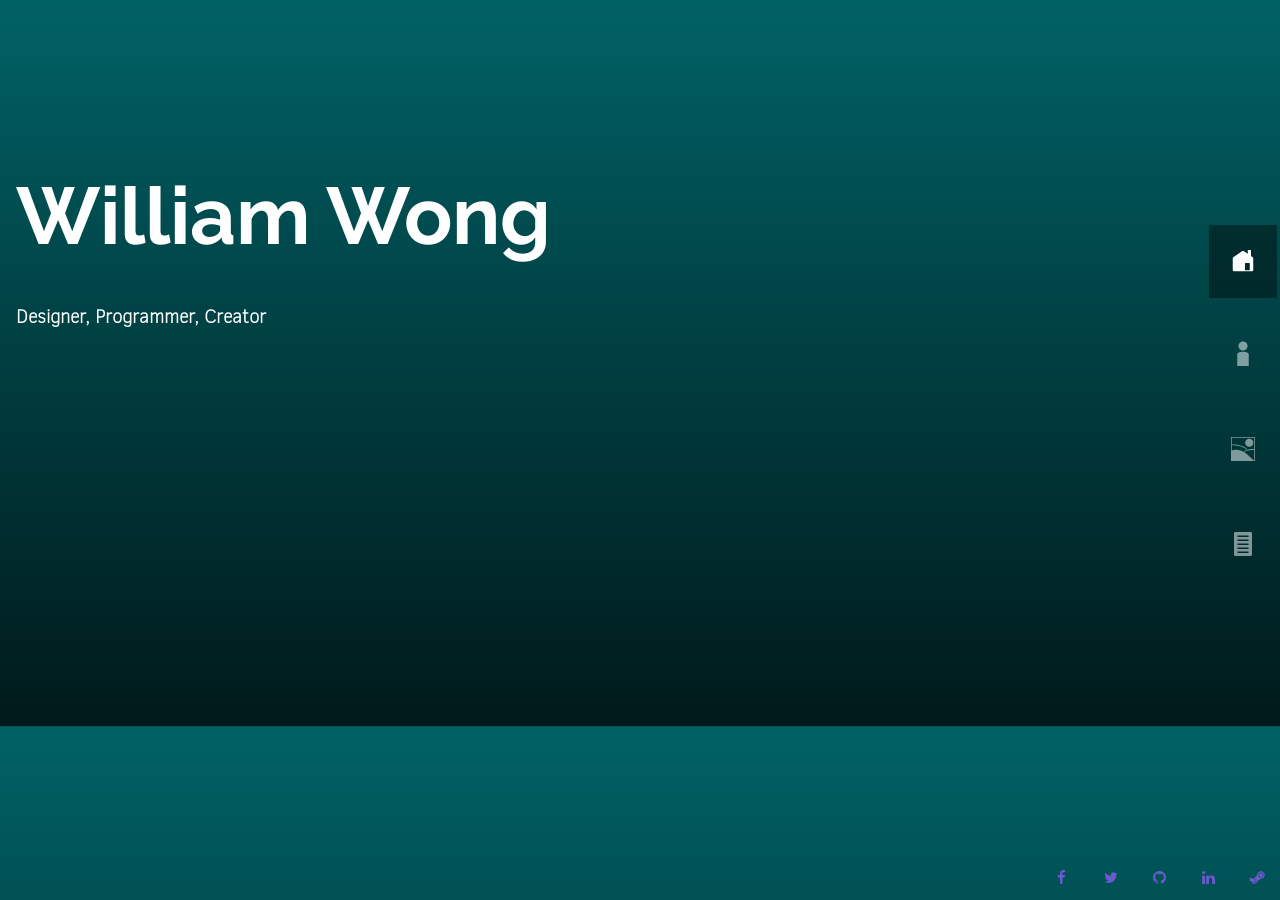
<file: index.html>
<!DOCTYPE html>
<html>
	<head>
		<link rel ="stylesheet" href="style.css">
		<title>William Wong</title>
		<link rel="icon" href="images/favicon.ico" type="image/x-icon">
		<link href="https://fonts.googleapis.com/css?family=Raleway:100" rel="stylesheet">

		<meta charset="UTF-8">
		<meta name="description" content="Personal site for William Wong.">
		<meta name="keywords" content="HTML, CSS, Javascript, Personal Site">
		<meta name="author" content="William Wong">
		<meta name="viewport" content="width=device-width, initial-scale=1.0">
		
	</head>
	<body id = "gradient">
	
		<div>
			<ol style="text-align:center">
				<li>
					<div class="tooltip one"><a class = "active" href="index.html"><img src="images/img_home.png" alt="Home" style="width:32px;height:32px;filter:brightness(200%)"></a><span class="tooltiptext">Home</span></div>
				</li>
				<li>
					<div class="tooltip two"><a href="aboutme.html"><img src="images/img_me.png" alt="test" style="width:32px;height:32px;filter:brightness(200%)"></a><span class="tooltiptext">About Me</span></div>
				</li>
				<li>
					<div class="tooltip three"><a href="projects.html"><img src="images/img_projects.png" alt="Projects" style="width:32px;height:32px;filter:brightness(200%)"></a><span class="tooltiptext">Portfolio</span></div>
				</li>
				<li>
					<div class="tooltip four"><a href="resume.html"><img src="images/img_resume.png" alt="Resume/CV" style="width:32px;height:32px;filter:brightness(200%)"></a><span class="tooltiptext">Resume</span></div>
				</li>
			</ol>
		</div>
		
		<div>
			<div class = "fadeInUp" style="float:left;margin-left:16px;margin-right:5%;margin-top:10%">
				<h1 style="line-height:85%">William Wong</h1>

				<h3>Designer, Programmer, Creator</h3>
			</div>					
			<div style="margin-right:10%;text-align:right;padding:20% 0px">
				<img src="images/homepage1.jpg" class = "fadeInRightUp one" alt="homepage 1" style="width:64px;height:64px">
				<img src="images/homepage2.jpg" class = "fadeInRightDown two" alt="homepage 2" style="width:64px;height:64px">
				<img src="images/homepage3.jpg" class = "fadeInRightUp three" alt="homepage 3" style="width:64px;height:64px">
				<img src="images/homepage4.jpg" class = "fadeInRightDown four" alt="homepage 4" style="width:64px;height:64px">
				<img src="images/homepage5.jpg" class = "fadeInRightUp five" alt="homepage 5" style="width:64px;height:64px">
			</div>
		</div>
		
		
		<footer>
			<a href="https://www.facebook.com/william.wong.37853" rel="noopener noreferrer" target="_blank" class="fa fa-facebook"></a>
			<a href="https://twitter.com/Wong1William" rel="noopener noreferrer" target="_blank" class="fa fa-twitter"></a>
			<a href="https://github.com/ArtixBot" rel="noopener noreferrer" target="_blank" class="fa fa-github"></a>
			<a href="https://www.linkedin.com/in/williamwong718/" rel="noopener noreferrer" target="_blank" class="fa fa-linkedin"></a>
			<a href="https://steamcommunity.com/id/ArtixBot" rel="noopener noreferrer" target="_blank" class="fa fa-steam"></a>
		</footer>
		
	</body>
</html>
</file>
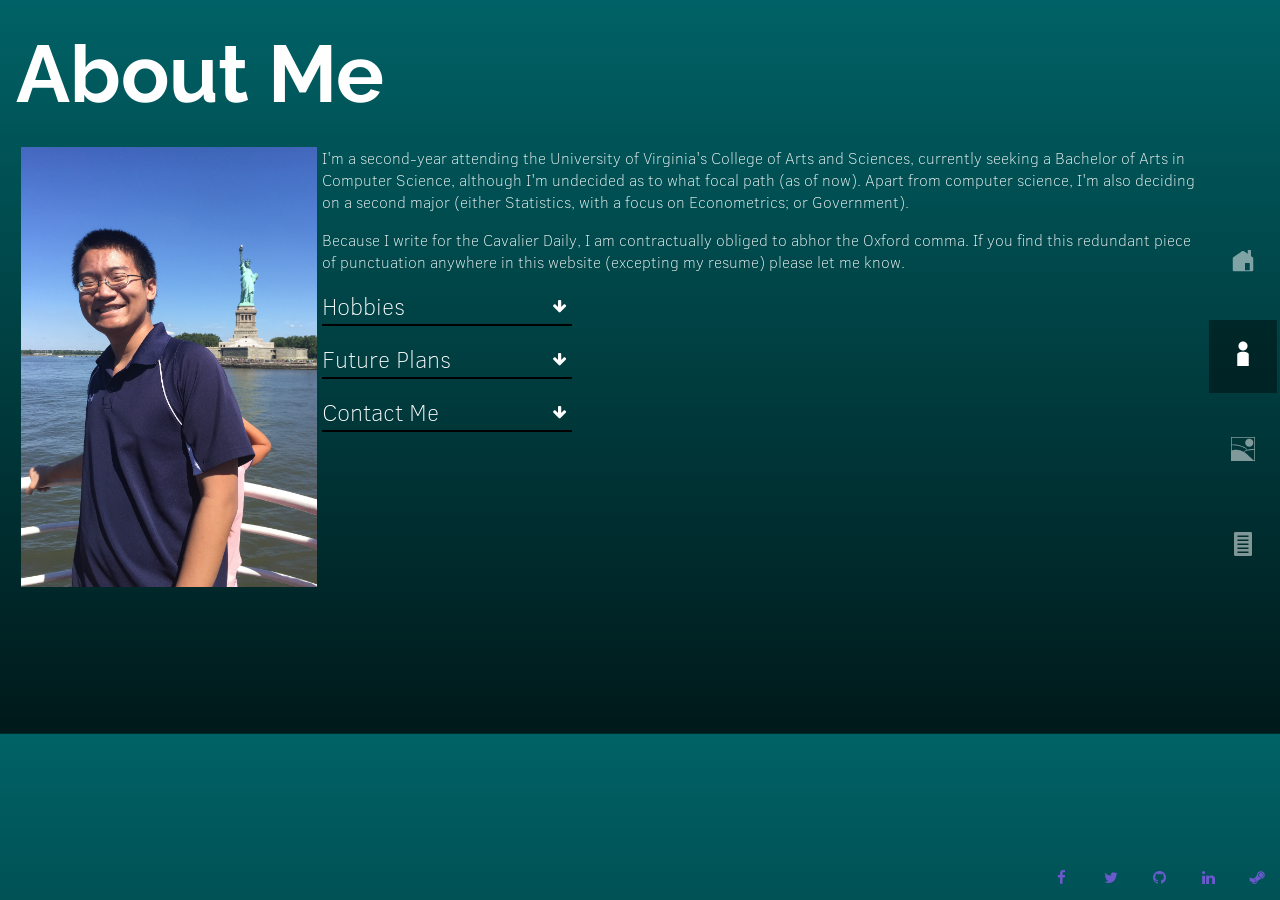
<file: aboutme.html>
<!DOCTYPE html>
<html>
	<head>
		<link rel ="stylesheet" href="style.css">
		<script src="https://code.jquery.com/jquery-1.10.2.js"></script>
		<title>About Me - William Wong</title>
		<link rel="icon" href="images/favicon.ico" type="image/x-icon">
		<link href="https://fonts.googleapis.com/css?family=Raleway:100" rel="stylesheet">
		
		<meta charset="UTF-8">
		<meta name="description" content="Personal site for William Wong.">
		<meta name="keywords" content="HTML, CSS, Javascript, Personal Site">
		<meta name="author" content="William Wong">
		<meta name="viewport" content="width=device-width, initial-scale=1.0">
	</head>
	<body id = "gradient">
	
		<div>
			<ol style="text-align:center">
				<li>
					<div class="tooltip two"><a href="index.html"><img src="images/img_home.png" alt="Home" style="width:32px;height:32px;filter:brightness(200%)"></a><span class="tooltiptext">Home</span></div>
				</li>
				<li>
					<div class="tooltip one"><a class="active" href="aboutme.html"><img src="images/img_me.png" alt="test" style="width:32px;height:32px;filter:brightness(200%)"></a><span class="tooltiptext">About Me</span></div>
				</li>
				<li>
					<div class="tooltip three"><a href="projects.html"><img src="images/img_projects.png" alt="Projects" style="width:32px;height:32px;filter:brightness(200%)"></a><span class="tooltiptext">Portfolio</span></div>
				</li>
				<li>
					<div class="tooltip four"><a href="resume.html"><img src="images/img_resume.png" alt="Resume/CV" style="width:32px;height:32px;filter:brightness(200%)"></a><span class="tooltiptext">Resume</span></div>
				</li>
			</ol>
		</div>
		
		<div class = "fadeInUp" style="margin-right:5%;padding: 0px 16px">
			<div>
				<h1 style="line-height:50%">About Me</h1>
				
				<img src="images/img_its_me.jpg" alt="Picture-William Wong" style="width:25%;height:25%;float:left;padding: 0px 5px">
				<p>
				I'm a second-year attending the University of Virginia's College of Arts and Sciences, currently seeking a Bachelor of Arts in Computer Science, although I'm undecided
				as to what focal path (as of now). Apart from computer science, I'm also deciding on a second major (either Statistics, with a focus on Econometrics; or Government).
				</p>
				
				<p>Because I write for the Cavalier Daily, I am contractually obliged to abhor the Oxford comma. If you find this redundant piece of punctuation anywhere in this website (excepting my resume)
				please let me know.</p>
				
				<p><button id = "button1">Hobbies<p id = "rotate1" class="fa fa-arrow-down" style="float:right"></p></button></p>
				<p id="hide1" style="display:none">I play and make video games; create pixel art and animations of questionable quality; and watch campy anime series (currently Symphogear AXZ).
				In terms of athletic hobbies, I enjoy swimming despite my utter lack of skill in the sport.</p>
				
				<p><button id = "button2">Future Plans<p id = "rotate2" class="fa fa-arrow-down" style="float:right"></p></button></p>
				<p id="hide2" style="display:none">In the immediate future, I hope to secure an internship in the tech industry. As to the distant future, I'm not entirely sure,
				but I'm considering a career in cybersecurity or game development.</p>
				
				<p><button id = "button3">Contact Me<p id = "rotate3" class="fa fa-arrow-down" style="float:right"></p></button></p>
				<p id="hide3" style="display:none">E-mail: williamwongcastle@gmail.com, or one of the links in the bottom-right corner.</p>
				
			</div>
		</div>
		
		<footer>
			<a href="https://www.facebook.com/william.wong.37853" rel="noopener noreferrer" target="_blank" class="fa fa-facebook"></a>
			<a href="https://twitter.com/Wong1William" rel="noopener noreferrer" target="_blank" class="fa fa-twitter"></a>
			<a href="https://github.com/ArtixBot" rel="noopener noreferrer" target="_blank" class="fa fa-github"></a>
			<a href="https://www.linkedin.com/in/williamwong718/" rel="noopener noreferrer" target="_blank" class="fa fa-linkedin"></a>
			<a href="https://steamcommunity.com/id/ArtixBot" rel="noopener noreferrer" target="_blank" class="fa fa-steam"></a>
		</footer>
		
		<!-- There are more efficient ways of doing this, I'm sure, but it's only three buttons. -->
		<script>
		$( "#button1" ).click(function() {
			$( hide1 ).slideToggle(100);
			$( rotate1 ).toggleClass('rotated');
		});
		$( "#button2" ).click(function() {
			$( hide2 ).slideToggle(100);
			$( rotate2 ).toggleClass('rotated');
		});
		$( "#button3" ).click(function() {
			$( hide3 ).slideToggle(100);
			$( rotate3 ).toggleClass('rotated');

		});
		</script>
		
	</body>
</html>
</file>
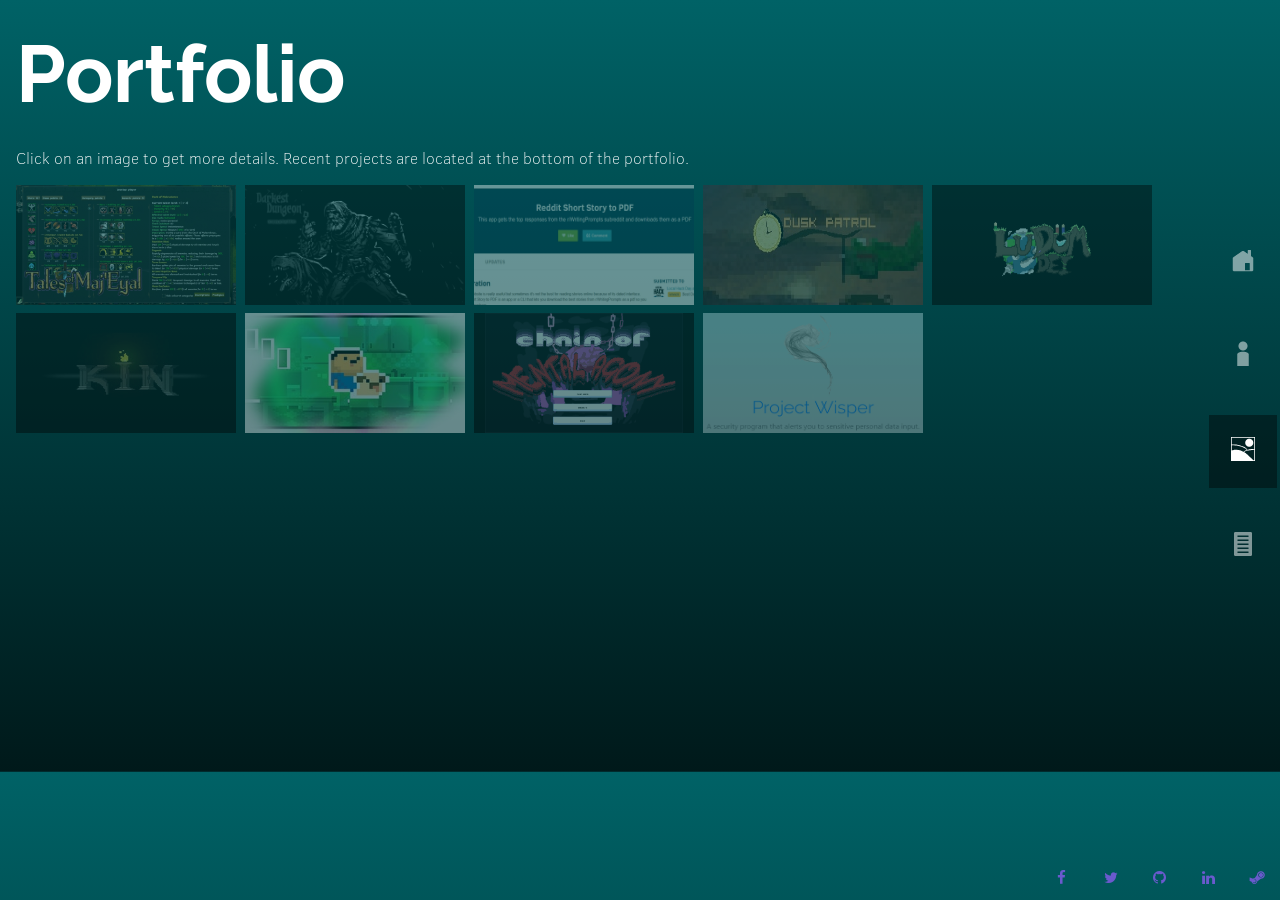
<file: projects.html>
<!DOCTYPE html>
<html>
	<head>
		<link rel ="stylesheet" href="style.css">
		<script src="https://code.jquery.com/jquery-1.10.2.js"></script>
		<title>Portfolio - William Wong</title>
		<link rel="icon" href="images/favicon.ico" type="image/x-icon">
		<link href="https://fonts.googleapis.com/css?family=Raleway:100" rel="stylesheet">
		
		<meta charset="UTF-8">
		<meta name="description" content="Personal site for William Wong.">
		<meta name="keywords" content="HTML, CSS, Javascript, Personal Site">
		<meta name="author" content="William Wong">
		<meta name="viewport" content="width=device-width, initial-scale=1.0">
	</head>
	<body id = "gradient-tall">
	
		<div>
			<ol style="text-align:center">
				<li>
					<div class="tooltip two"><a href="index.html"><img src="images/img_home.png" alt="Home" style="width:32px;height:32px;filter:brightness(200%)"></a><span class="tooltiptext">Home</span></div>
				</li>
				<li>
					<div class="tooltip three"><a href="aboutme.html"><img src="images/img_me.png" alt="test" style="width:32px;height:32px;filter:brightness(200%)"></a><span class="tooltiptext">About Me</span></div>
				</li>
				<li>
					<div class="tooltip one"><a class="active" href="projects.html"><img src="images/img_projects.png" alt="Projects" style="width:32px;height:32px;filter:brightness(200%)"></a><span class="tooltiptext">Portfolio</span></div>
				</li>
				<li>
					<div class="tooltip four"><a href="resume.html"><img src="images/img_resume.png" alt="Resume/CV" style="width:32px;height:32px;filter:brightness(200%)"></a><span class="tooltiptext">Resume</span></div>
				</li>
			</ol>
		</div>
		
		<div class = "fadeInUp" style="margin-right:5%;padding: 0px 16px">
		
			<h1 style="line-height:50%">Portfolio</h1>
			<p>Click on an image to get more details. Recent projects are located at the bottom of the portfolio.</p>

			<span class="item" style="width:95%">
				<button class="portfolio" id= "test1" targetDiv= "#content1">
					<img src="images/img_project_tome4.jpg" alt="Tales of Maj'Eyal: Minstrel Mod" style="width:220px;height:120px">
				</button>
				<button class="portfolio" id= "test2" targetDiv= "#content2">
					<img src="images/img_project_constable.jpg" alt="Darkest Dungeon: Constable" style="width:220px;height:120px">
				</button>
				<button class="portfolio" id= "test3" targetDiv= "#content3">
					<img src="images/img_project_reddittopdf.jpg" alt="Reddit to PDF" style="width:220px;height:120px">
				</button>
				<button class="portfolio" id= "test4" targetDiv= "#content4">
					<img src="images/img_project_duskpatrol.jpg" alt="Dusk Patrol" style="width:220px;height:120px">
				</button>
				<button class="portfolio" id= "test5" targetDiv= "#content5">
					<img src="images/img_project_ludumdei.jpg" alt="Ludum Dei" style="width:220px;height:120px">
				</button>
			</span>
			
			<div class="text" style="width:90%;padding:0.01px 8px;background:rgba(1,1,1,0.40)">
			
				<div id= "content1" style="display:none">
					<p style="font-size:200%">
						Tales of Maj'Eyal: Minstrel Addon
						<img src="images/img_project_tome4_1.jpg" alt="ToME 1" class="portImage">
					</p>
					<p><i>Personal role: Creator</i></p>
					<p>Available on <a href="https://steamcommunity.com/sharedfiles/filedetails/?id=1117961301"><b>Steam</b></a>.
					Source code is available on <a href="https://github.com/ArtixBot/tome4-minstrel"><b>Github</b></a>.</p>
					<p>Adds the Minstrel, a lightly armored duelist who uses the power of song to bolster strength and incapacitate foes.
					Implements 20 new abilities split across 5 ability trees and a new artifact set.</p>
					<p>This addon implements the following:</p>
					<ul>
						<li>20 new abilities across 5 different trees: Musical Combat, Battle Ballads, Wit, Card Invocation, and Performance Arts.</li>
							<ul>
								<li>Musical Combat (DEX): Combat dual-wielding techniques with a focus on global speed manipulation.</li>
								<li>Battle Ballads (WIL): A twist on Chants; gain three sustainable but incompatible ballads, and skills which gain new effects based on your currently active Ballad.</li>
								<li>Wit (CUN): A combo-oriented tree. Abilities exploit a new debuff (Mental Instability) to gain additional effects.</li>
								<li>Card Invocation (CUN): Place your faith in eighteen different cards split into three decks: Benevolence, Malevolence, and Oddities. 
								If you're lucky, you may draw Aces, which trigger incredibly (over)powered effects.</li>
								<li>Performance Arts (CUN): Provides a mix of offensive, defensive, and utility abilities to enhance combat prowess.</li>
							</ul>
						<li>A new artifact set, consisting of 2 artifacts.</li>
							<ul>
								<li>Victario's Trick Lute: High-damage dagger that dazes on crit and boosts mastery of new ability trees.</li>
								<li>Victario's Tasting Chalice: Provides bonus blight and nature damage, and damages attacking enemies.</li>
							</ul>
						<li>Multiple Darkest Dungeon and Jojo references.</li>
					</ul>
					<p>This project was built from May-August 2017.</p>
					<h2>Credits</h2>
					<ul>
						<li>All new ability and effect icons were created using www.game-icons.net.</li>
						<li>ToME4's IRC channel for immeasurable amounts of help in debugging.</li>
						<li>Andrew Plumb for lute image (used in Victario's Trick Lute).</li>
						<li>Nicolas "DarkGod" Casalini for creating the game!</li>
					</ul>
				</div>
				
				<div id= "content2" style= "display:none">
					<p style="font-size:200%">
						Darkest Dungeon: The Constable
						<img src="images/img_project_constable1.jpg" alt="Constable 1" class="portImage">
					</p>
					<p><i>Personal role: Creator</i></p>
					<p>Available on <a href="https://steamcommunity.com/sharedfiles/filedetails/?id=1221938546"><b>Steam</b></a>.</p>
					<p>Introduces the Constable class mod to Darkest Dungeon, which explores the past of the Houndmaster as per his comic released by Red Hook Studios.
					The Constable shines brightest in a marking party, with numerous mark-exploiting skills that allow him to reach his full potential against proper targets.
					Additionally, the Constable possesses numerous stealth-canceling abilities and can enter stealth himself, ensuring that no foe can hide from his sight (and not vice versa).</p>
					<p>This mod adds 200 new lines of dialogue related to the Constable.</p>
					<p>This project was built and released in December of 2017.</p>
					<h2>Credits</h2>
					<p>All art and sound assets are taken from Darkest Dungeon, albeit slightly modified for better thematic sense.</p>
					<p>Thanks to Marvin Seo's mods for providing insight into file organization and structure!</p>
				</div>
				
				<div id= "content3" style= "display:none">
					<p style="font-size:200%">Reddit Short Story to PDF</p>
					<p><i>Personal role: Front-End Developer</i></p>
					<p>Available on <a href="https://devpost.com/software/reddit-short-story-to-pdf"><b>Devpost</b></a>.</p>
					<p><b>Best Overall: Annual MLH Local Hack Day, University of Virginia</b></p>
					<p>Built in 12 hours for Season 18 of the MLH Local Hack Day event hosted by Github. Our team of four individuals successfully built a working 'transcriber'
					capable of reading posts from the subreddit /r/writingprompts and saving them as PDFs for future reading. In terms of the front end, we were able to build
					a functional, responsive website using the Material Design template.</p>
					<p>I was personally responsible for work on the front end, implementing the site through CSS and HTML manipulation.</p>
					<p>Made in December of 2017.</p>
					<h2>Credits</h2>
					<p>David Bang, Samarth Kishor, Johnny Wong, William Wong</p>
				</div>
				
				<div id= "content4" style= "display:none">
					<p style="font-size:200%">
						Dusk Patrol
						<img src="images/img_project_duskpatrol1.jpg" alt="Dusk Patrol 1" class="portImage">
					</p>
					<p><i>Personal role: User Interface Programmer</i></p>
					<p>Available on <a href="https://github.com/UVASGD/fall-2017-dusk-patrol"><b>Github</b></a>.</p>
					<p>A top-down shoot-em-up with time travel mechanics, Dusk Patrol was built in the Fall Semester of 2017.</p>
					<p>I worked on user interface functionality and responsiveness, including representation of vital stats like health and time resources. Additionally, I created
					numerous art assets for the game, including the game's logo, the player characters, and all UI sprites.</p>
					<p>I also created scripts to allow for basic scorekeeping as well as background responsiveness to player input, which teammates later improved on.</p>
					<p>Made from September-December 2017.</p>
					<h2>Credits</h2>
					<p>Director: Jack Herd</p>
					<p>Programming: Kenny Chen, Erik Haukenes, Jack Herd, Alex Nguyen, William Wong</p>
					<p>Design: Brandon Bright, Joshua Santos, Erik Haukenes, Jack Herd</p>
					<p>Art: Taylor Nelson, William Wong</p>
					<p>Music: Joshua Santos</p>
				</div>
				
				<div id= "content5" style= "display:none">
					<p style="font-size:200%">
					Ludum Dei
					<img src="images/img_project_ludumdei1.jpg" alt="Ludum Dei 1" class="portImage">
					</p>
					<p><i>Personal role: Artist and Designer</i></p>
					<p>Available on <a href="https://defaulttidus.itch.io/ludum-dei"><b>itch.io</b></a>.</p>
					<p>Ludum Dei is a 72-hour game project made during Ludum Dare 38. The project is essentially a world-simulator, taking inspiration from games such as Reus.
					As the God of this plane (or should I say sphere!), players sculpt their small world and provide for its denizens.</p>
					
					<p>All art assets in the game were created by me, totaling some 60+ combined 3-D models and 2-D art assets.</p>
					<p>Additionally, as a designer, I collaborated with our team to determine evolution mechanics, including thresholds to enter a new era as well as resource types.</p>
					<p>Made in May of 2017.</p>
					<h2>Credits</h2>
					<p>Programming: Zachary Danz, Jackson Ekis, Jack Herd</p>
					<p>Design: David Hall, William Wong</p>
					<p>Writing: David Hall</p>
					<p>Art: William Wong</p>
					<p>Music: Zachary Danz</p>
				</div>
				
			</div>
			<!--End text class -->
			
			
			<!--Second row of projects -->
			<span class="item">
				<button class="portfolio" id= "test6" targetDiv= "#content6">
					<img src="images/img_project_kin.jpg" alt="Kin" style="width:220px;height:120px">
				</button>
				<button class="portfolio" id= "test7" targetDiv= "#content7">
					<img src="images/img_project_rainedin.jpg" alt="Rained In" style="width:220px;height:120px">
				</button>
				<button class="portfolio" id= "test8" targetDiv= "#content8">
					<img src="images/img_project_coma.PNG" alt="CoMA" style="width:220px;height:120px">
				</button>
				<button class="portfolio" id= "test9" targetDiv= "#content9">
					<img src="images/img_project_wisper.PNG" alt="CoMA" style="width:220px;height:120px">
				</button>
			</span>
			
			<div class="text" style="width:90%;padding:0.01px 8px;background:rgba(1,1,1,0.40)">
				
				<div id= "content6" style= "display:none">
					<p style="font-size:200%">
						Kin
						<img src="images/img_project_kin1.jpg" alt="Kin 1" class="portImage">
					</p>
					<p><i>Personal role: Senior Artist and Designer</i></p>
					<p>Available on <a href="https://defaulttidus.itch.io/kin"><b>itch.io</b></a>.</p>
					<p>An open-world action-adventure RPG where players explore a fictional New World as an order of European monks, drawing heavy inspiration from games like Titan Souls and Dark Souls.</p>
					<p>Responsible for designing boss mechanics and attack patterns, player equipment (including runes which enhance player attacks), level-up mechanics as well as the game's timer mechanics 
					which takes into account player death and training -- upon reaching 0, the player fails due to the revival of the Pantheon. Also created most interface art files, including health bars, button icons, and clock art.</p>
					<p>Made from September 2016-May 2017.</p>
					<h2>Credits</h2>
					<p>See itch.io link.</p>
				</div>
				<div id= "content7" style= "display:none">
					<p style="font-size:200%">
						Rained In
						<img src="images/img_project_rainedin1.jpg" alt="Rained In 1" class="portImage">
					</p>
					<p><i>Personal role: Artist</i></p>
					<p>Available on <a href="https://defaulttidus.itch.io/rained-in"><b>itch.io</b></a>.</p>
					<p>Produced in 48 hours as a part of the 1st Annual University of Virginia Game Jam, hosted by UVA's Student Game Developers.</p>
					<p>A fun-loving adventure game filled with object-collection, inventory management, and numerous minigames! Explore the house to collect items significant to Jimbo, his parents,
					and his big ol' pupper, Winston! Find the places where items belong to unlock entertaining minigames like Asteroids, Brick-Breaker, Duck Hunt, Hack n' Slash, The Ground Is Lava,
					Rubber Racer, Winston Goes Clubbing, Rained-In Tower Defense, Riddler, Tick-Tack-Toe, and the Amazing Maze!</p>
					<p>As an artist for Rained In, I developed art assets for numerous minigames, including Brick-Breaker and Duck Hunter.</p>
					<p>Made in December 2016.</p>
					<h2>Credits</h2>
					<p>See itch.io link.</p>
				</div>
				<div id= "content8" style= "display:none">
					<p style="font-size:200%">
						Chains of Mental Agony
						<img src="images/img_project_coma1.PNG" alt="Chain of Mental Agony" class="portImage">
					</p>
					<p><i>Personal role: Programmer</i></p>
					<p>Available on <a href="https://globalgamejam.org/2018/games/chains-mental-agony-coma"><b>Global Game Jam</b></a>. Source code available on <a href="https://github.com/JayKEm/CoMA"><b>Github</b></a>.</p>
					<p>Produced in 48 hours for the 10th annual Global Game Jam at the University of Virginia site. Theme: "Transmission"</p>
					<p>After 10 minutes of working in Generic Industry Blockchain Miners, Inc., you've become a hopeless slave to society and have developed a taste for
					Shadow the Edgehog's songs. Spread your edginess throughout your corporate headquarters as you convert all to the faith that is Edgehog's Elegy, 
					but avoid Chad Smith as he runs around spreading joy and happiness!</p>
					<p>Programmer for Chains of Mental Agony: developed AI and navmesh-generation systems.</p>
					<p>Made in January 2018.</p>
					<h2>Credits</h2>
					<p>Art: Julian McClinton</p>
					<p>Programming: Julian McClinton, Ryan Kann, William Wong</p>
					<p>Music: Archie Tanami</p>
				</div>
				<div id= "content9" style= "display:none">
					<p style="font-size:200%">
						Project Wisper
						<img src="images/img_project_wisper1.PNG" alt="Wisper" class="portImage">
					</p>
					<p><i>Personal role: Front-End Developer + Programmer</i></p>
					<p>Available on <a href="https://artixbot.github.io/hackuva-18/"><b>Github</b></a>.</p>
					<p>Produced in 24 hours for the fifth annual HackUVA event.</p>
					<p>An open-source, free program which logs incidences of sensitive data input (as specified by the user), recording the time and date such inputs took place.
					Designed as a convenience tool tin the event of a data breach, allowing users to quickly identify whether or not they input sensitive information in breached sites
					and take appropriate action.</p>
					<p>Developed Project Wisper site as well as the main() method which allows for the calling of all of Wisper's capabilities.</p>
					<p>Made in March 2018.</p>
					<h2>Credits</h2>
					<p>Zheng Chen, Johnny Wong, William Wong, Dennis Yang</p>
				</div>
				
			</div>
			
		</div>
		
		<script>
		
		// Only one project should be visible at a time.
		$('.item button').click(function(e){
				
    	var content =$($(this).attr('targetDiv'));
			$(".text div").not(content).hide();
			$(content).slideToggle(500);
				
		});
		</script>
		
		<footer>
			<a href="https://www.facebook.com/william.wong.37853" rel="noopener noreferrer" target="_blank" class="fa fa-facebook"></a>
			<a href="https://twitter.com/Wong1William" rel="noopener noreferrer" target="_blank" class="fa fa-twitter"></a>
			<a href="https://github.com/ArtixBot" rel="noopener noreferrer" target="_blank" class="fa fa-github"></a>
			<a href="https://www.linkedin.com/in/williamwong718/" rel="noopener noreferrer" target="_blank" class="fa fa-linkedin"></a>
			<a href="https://steamcommunity.com/id/ArtixBot" rel="noopener noreferrer" target="_blank" class="fa fa-steam"></a>
		</footer>
	</body>
</html>
</file>
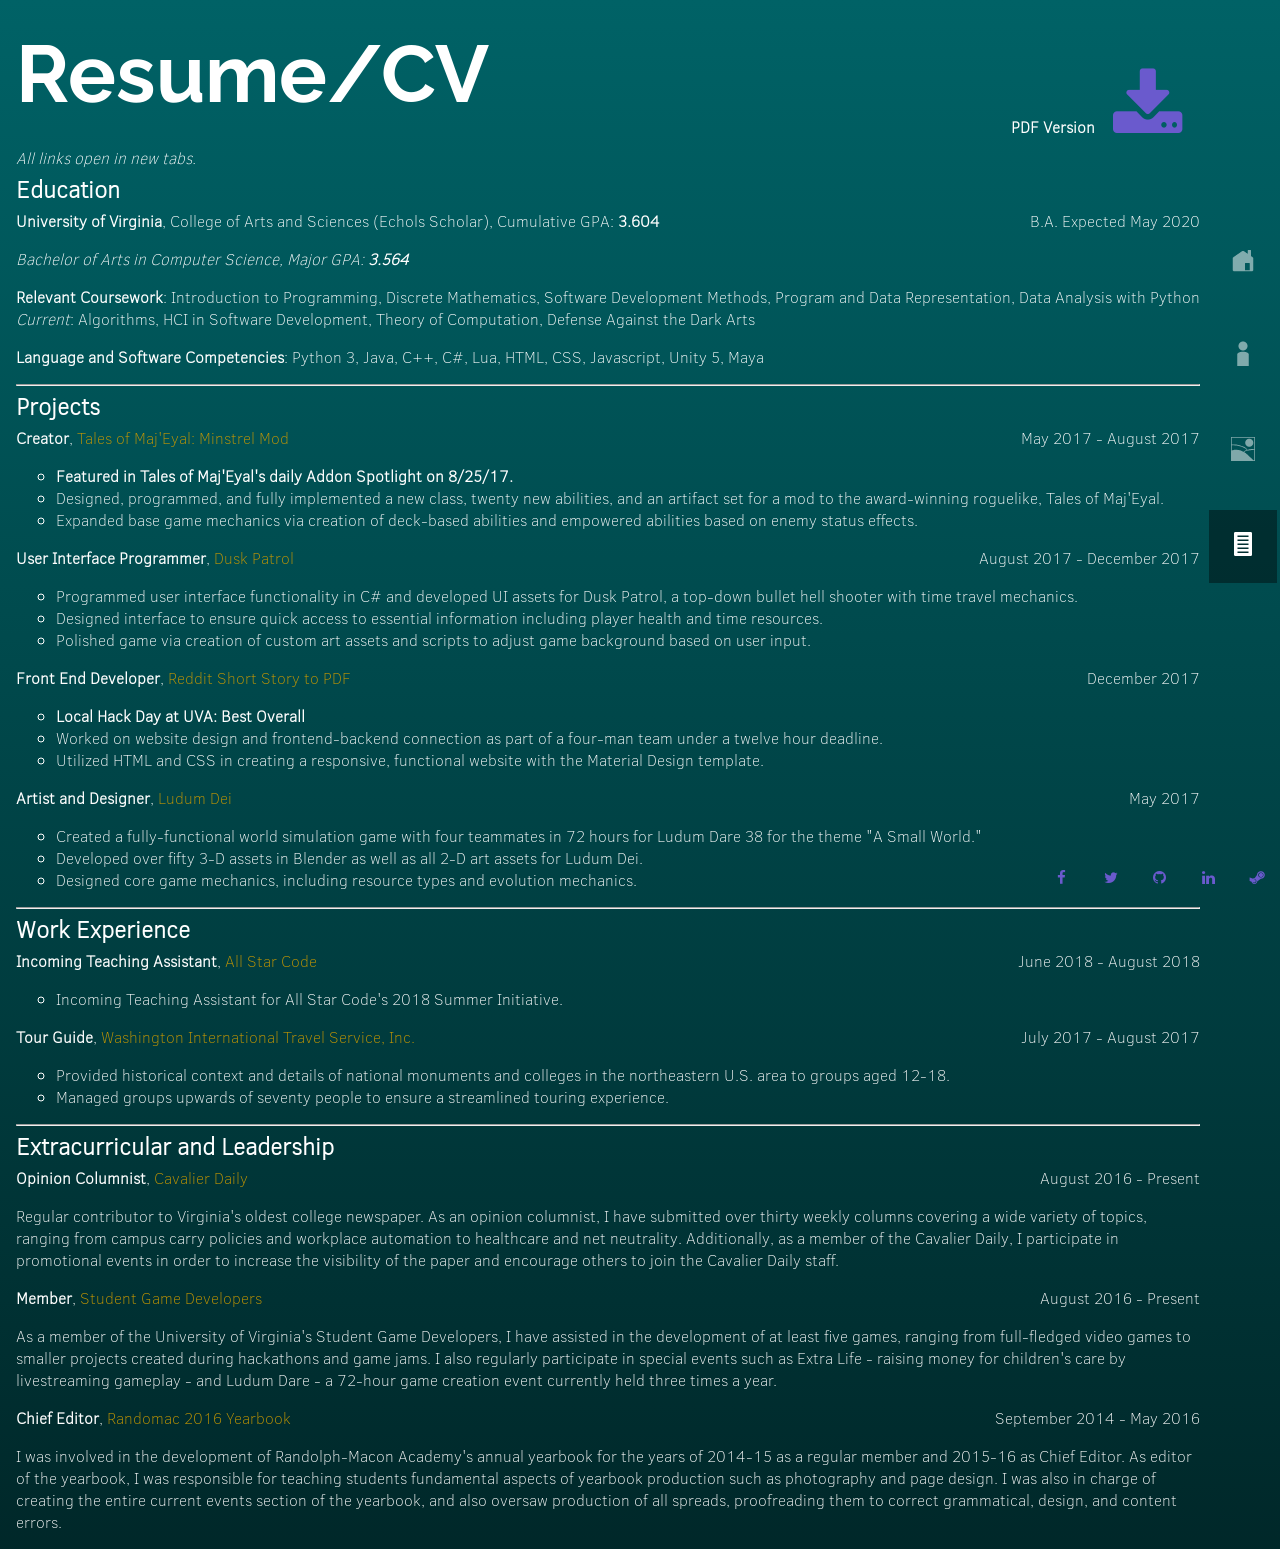
<file: resume.html>
<!DOCTYPE html>
<html>
	<head>
		<link rel ="stylesheet" href="style.css">
		<title>Resume - William Wong</title>
		<link rel="icon" href="images/favicon.ico" type="image/x-icon">
		<link href="https://fonts.googleapis.com/css?family=Raleway:100" rel="stylesheet">
		
		<meta charset="UTF-8">
		<meta name="description" content="Personal site for William Wong.">
		<meta name="keywords" content="HTML, CSS, Javascript, Personal Site">
		<meta name="author" content="William Wong">
		<meta name="viewport" content="width=device-width, initial-scale=1.0">
	</head>
	<body id = "gradient">
	
		<div>
			<ol style="text-align:center">
				<li>
					<div class="tooltip two"><a href="index.html"><img src="images/img_home.png" alt="Home" style="width:32px;height:32px;filter:brightness(200%)"></a><span class="tooltiptext">Home</span></div>
				</li>
				<li>
					<div class="tooltip three"><a href="aboutme.html"><img src="images/img_me.png" alt="test" style="width:32px;height:32px;filter:brightness(200%)"></a><span class="tooltiptext">About Me</span></div>
				</li>
				<li>
					<div class="tooltip four"><a href="projects.html"><img src="images/img_projects.png" alt="Projects" style="width:32px;height:32px;filter:brightness(200%)"></a><span class="tooltiptext">Portfolio</span></div>
				</li>
				<li>
					<div class="tooltip one"><a class="active" href="resume.html"><img src="images/img_resume.png" alt="Resume/CV" style="width:32px;height:32px;filter:brightness(200%)"></a><span class="tooltiptext">Resume</span></div>
				</li>
			</ol>
		</div>
		
		<div class = "fadeInUp" style="margin-right:5%;padding: 0px 16px">
			<div>
				<div class="right"><b>PDF Version</b><a href="downloads/Resume.pdf" download="Resume-Wong (2017)" class="fa fa-download"></a></div>
				<h1 style="line-height:50%">Resume/CV</h1>
				<p><i>All links open in new tabs.</i></p>
				<h2 style="line-height:5%">Education</h2>
				
				<p><span class="left"><b>University of Virginia</b>, College of Arts and Sciences (Echols Scholar), Cumulative GPA: <b>3.604</b></span><span class="right">B.A. Expected May 2020</span></p><br>
				<p><i>Bachelor of Arts in Computer Science, Major GPA: <b>3.564</b></i></p>
				<p><b>Relevant Coursework</b>: Introduction to Programming, Discrete Mathematics, Software Development Methods, Program and Data Representation, Data Analysis with Python<br>
				<i>Current</i>: Algorithms, HCI in Software Development, Theory of Computation, Defense Against the Dark Arts</p>
				<p><b>Language and Software Competencies</b>: Python 3, Java, C++, C#, Lua, HTML, CSS, Javascript, Unity 5, Maya
				
				<hr>
				
				<h2 style="line-height:5%">Projects</h2>
				
				<p><span class="left"><b>Creator</b>, <a href="https://steamcommunity.com/sharedfiles/filedetails/?id=1117961301" rel="noopener noreferrer" target="_blank">Tales of Maj'Eyal: Minstrel Mod</a></span><span class="right">May 2017 - August 2017</span></p><br>
				<ul style="list-style-type:circle">
					<li><b>Featured in Tales of Maj'Eyal's daily Addon Spotlight on 8/25/17.</b></li>
					<li>Designed, programmed, and fully implemented a new class, twenty new abilities, and an artifact set for a mod to the award-winning roguelike, Tales of Maj'Eyal.</li>
					<li>Expanded base game mechanics via creation of deck-based abilities and empowered abilities based on enemy status effects.</li>
				</ul>
				
				<p><span class="left"><b>User Interface Programmer</b>, <a href="https://github.com/UVASGD/fall-2017-dusk-patrol" rel="noopener noreferrer" target="_blank">Dusk Patrol</a></span><span class="right">August 2017 - December 2017</span></p><br>
				<ul style="list-style-type:circle">
					<li>Programmed user interface functionality in C# and developed UI assets for Dusk Patrol, a top-down bullet hell shooter with time travel mechanics.</li>
					<li>Designed interface to ensure quick access to essential information including player health and time resources.</li>
					<li>Polished game via creation of custom art assets and scripts to adjust game background based on user input.</li>
				</ul>
				
				<p><span class="left"><b>Front End Developer</b>, <a href="https://devpost.com/software/reddit-short-story-to-pdf" rel="noopener noreferrer" target="_blank">Reddit Short Story to PDF</a></span><span class="right">December 2017</span></p><br>
				<ul style="list-style-type:circle">
					<li><b>Local Hack Day at UVA: Best Overall</b></li>
					<li>Worked on website design and frontend-backend connection as part of a four-man team under a twelve hour deadline.</li>
					<li>Utilized HTML and CSS in creating a responsive, functional website with the Material Design template.</li>
				</ul>
				
				<p><span class="left"><b>Artist and Designer</b>, <a href="https://defaulttidus.itch.io/ludum-dei" rel="noopener noreferrer" target="_blank">Ludum Dei</a></span><span class="right">May 2017</span></p><br>
				<ul style="list-style-type:circle">
					<li>Created a fully-functional world simulation game with four teammates in 72 hours for Ludum Dare 38 for the theme "A Small World."</li>
					<li>Developed over fifty 3-D assets in Blender as well as all 2-D art assets for Ludum Dei.</li>
					<li>Designed core game mechanics, including resource types and evolution mechanics.</li>
				</ul>
				
				<hr>
				
				<h2 style="line-height:5%">Work Experience</h2>
				
				<p><span class="left"><b>Incoming Teaching Assistant</b>, <a href="http://www.allstarcode.org/" rel="noopener noreferrer" target="_blank">All Star Code</a></span><span class="right">June 2018 - August 2018</span></p><br>
				<ul style="list-style-type:circle">
					<li>Incoming Teaching Assistant for All Star Code's 2018 Summer Initiative.</li>
				</ul>
				
				<p><span class="left"><b>Tour Guide</b>, <a href="http://www.wits-travel.com/" rel="noopener noreferrer" target="_blank">Washington International Travel Service, Inc.</a></span><span class="right">July 2017 - August 2017</span></p><br>
				<ul style="list-style-type:circle">
					<li>Provided historical context and details of national monuments and colleges in the northeastern U.S. area to groups aged 12-18.</li>
					<li>Managed groups upwards of seventy people to ensure a streamlined touring experience.</li>
				</ul>

				<hr>
				
				<h2 style="line-height:5%">Extracurricular and Leadership</h2>
				
				<p><span class="left"><b>Opinion Columnist</b>, <a href="http://www.cavalierdaily.com" rel="noopener noreferrer" target="_blank">Cavalier Daily</a></span><span class="right">August 2016 - Present</span></p><br>
				<p>Regular contributor to Virginia's oldest college newspaper. As an opinion columnist, I have submitted over thirty weekly columns covering a wide variety of topics,
				ranging from campus carry policies and workplace automation to healthcare and net neutrality. Additionally, as a member of the Cavalier Daily, I participate in promotional
				events in order to increase the visibility of the paper and encourage others to join the Cavalier Daily staff.</p>
				
				<p><span class="left"><b>Member</b>, <a href="https://sgd.cs.virginia.edu/" rel="noopener noreferrer" target="_blank">Student Game Developers</a></span><span class="right">August 2016 - Present</span></p><br>
				<p>As a member of the University of Virginia's Student Game Developers, I have assisted in the development of at least five games, ranging from full-fledged video games
				to smaller projects	created during hackathons and game jams. I also regularly participate in special events such as Extra Life - raising money for children's care
				by livestreaming gameplay - and Ludum Dare - a 72-hour game creation event currently held three times a year.</p>
				
				<p><span class="left"><b>Chief Editor</b>, <a href="https://www.rma.edu/" rel="noopener noreferrer" target="_blank">Randomac 2016 Yearbook</a></span><span class="right">September 2014 - May 2016</span></p><br>
				<p>I was involved in the development of Randolph-Macon Academy's annual yearbook for the years of 2014-15 as a regular member and 2015-16 as Chief Editor. As editor of
				the yearbook, I was responsible for teaching students fundamental aspects of yearbook production such as photography and page design. I was also in charge of creating the entire
				current events section of the yearbook, and also oversaw production of all spreads, proofreading them to correct grammatical, design, and content errors.</p>
			
			</div>
		</div>
		
		
		<footer>
			<a href="https://www.facebook.com/william.wong.37853" rel="noopener noreferrer" target="_blank" class="fa fa-facebook"></a>
			<a href="https://twitter.com/Wong1William" rel="noopener noreferrer" target="_blank" class="fa fa-twitter"></a>
			<a href="https://github.com/ArtixBot" rel="noopener noreferrer" target="_blank" class="fa fa-github"></a>
			<a href="https://www.linkedin.com/in/williamwong718/" rel="noopener noreferrer" target="_blank" class="fa fa-linkedin"></a>
			<a href="https://steamcommunity.com/id/ArtixBot" rel="noopener noreferrer" target="_blank" class="fa fa-steam"></a>
		</footer>
		
	</body>
</html>
</file>
<file: style.css>
@import url(https://cdnjs.cloudflare.com/ajax/libs/font-awesome/4.6.3/css/font-awesome.css);
@import url(https://ajax.googleapis.com/ajax/libs/jquery/3.2.1/jquery.min.js);

/* Font used: Clear Sans. */
@font-face{
	font-family: Clear Sans;
	src: url(css/fonts/ClearSans-Thin.ttf);
}

/* General tag changes. */
p{
	font-size:100%;
}

h1{
	/* Disgusting. Fix later: need to import font so that it is no longer reliant on Google servers for stability's sake.*/
	font-family: 'Raleway', sans-serif;
	font-size:500%;
}

body {
	font-size:100%;
	font-family:Clear Sans, Charcoal, sans-serif;
	margin: 0;
	overflow-x: hidden;
	overflow-y: auto;
}

ol {
	position:absolute;
	list-style-type: none;
	margin: 0;
	right:0;
	top:25%;
	width: 75px;
	background-color: transparent;
	position: fixed;
}

li a {
	opacity: 0.5;
	display: block;
	color: #000;
	padding: 18px 18px;
	text-decoration: none;
}

li a.active {
	background:rgba(1,1,1,0.40);
	color: white;
	opacity:1;
}

li a:hover:not(.active) {
	<!-- For browser compatability all four transitions are included.-->
	-webkit-transition: transform 0.25s, opacity 0.25s, background-color 0.25s ease-out;
	-moz-transition: transform 0.25s, opacity 0.25s, background-color 0.25s ease-out;
	-o-transition: transform 0.25s, opacity 0.25s, background-color 0.25s ease-out;
	transition: transform 0.25s, opacity 0.25s, background-color 0.25s ease-out;
	
	transform: translate(0px, -5px);
	background:rgba(1,1,1,0.40);
	opacity: 1;
	color: white;
}

footer{
    position: fixed;
	right: 0px;
    bottom: 0px; 
    width: 100%;
	text-align: right;
}

/* Animations and custom classes. */
/* Fade in animation - used by body of all pages. */
@keyframes fadeInUp {
	from {
		opacity: 0;
		transform: translate3d(0, 5%, 0);
	}

	to {
		opacity: 1;
		transform: none;
	}
}

.fadeInUp {
	-webkit-animation:1s fadeInUp;
	-moz-animation:1s fadeInUp;
	animation: 1s fadeInUp;
}

/* Fade in right - used in homepage. */
@keyframes fadeInRight {
	from {
		opacity: 0;
		transform: translate3d(10%, 0, 0);
	}
	
	to {
		opacity: 1;
		transform: none;
	}
}

.fadeInRight {
	-webkit-animation: 0.5s fadeInRight forwards;
	-moz-animation: 0.5s fadeInRight forwards;
	animation: 0.5s fadeInRight forwards;
}

.fadeInRight.one {
	opacity: 0;
	-webkit-animation-delay: 1s;
	-moz-animation-delay: 1s;
	animation-delay: 1s;
}

.fadeInRight.two {
	opacity: 0;
	-webkit-animation-delay: 1.5s;
	-moz-animation-delay: 1.5s;
	animation-delay: 1.5s;
}

.fadeInRight.three {
	opacity: 0;
	-webkit-animation-delay: 2s;
	-moz-animation-delay: 2s;
	animation-delay: 2s;
}

.fadeInRight.four {
	opacity: 0;
	-webkit-animation-delay: 2.5s;
	-moz-animation-delay: 2.5s;
	animation-delay: 2.5s;
}

.fadeInRight.five {
	opacity: 0;
	-webkit-animation-delay: 3s;
	-moz-animation-delay: 3s;
	animation-delay: 3s;
}

/* Fade in right tjen fade up/down. - used in homepage. */
@keyframes fadeInRightUp {
	from {
		opacity: 0;
		transform: translate3D(50%, 0, 0);
	}
	20% {
		opacity: 1;
		transform: none;
	}
	80% {
		opacity: 1;
		transform: none;
	}
	100% {
		opacity: 0;
		transform: translate3D(0, -100%, 0);
	}
}

@keyframes fadeInRightDown {
	from {
		opacity: 0;
		transform: translate3D(50%, 0, 0);
	}
	20% {
		opacity: 1;
		transform: none;
	}
	80% {
		opacity: 1;
		transform: none;
	}
	100% {
		opacity: 0;
		transform: translate3D(0, 100%, 0);
	}
}

.fadeInRightUp {
	-webkit-animation: 5s fadeInRightUp forwards infinite;
	-moz-animation: 5s fadeInRightUp forwards infinite;
	animation: 5s fadeInRightUp forwards infinite;
}

.fadeInRightDown {
	-webkit-animation: 5s fadeInRightDown forwards infinite;
	-moz-animation: 5s fadeInRightDown forwards infinite;
	animation: 5s fadeInRightDown forwards infinite;
}

.fadeInRightUp.one {
	opacity: 0;
	-webkit-animation-delay: 1s;
	-moz-animation-delay: 1s;
	animation-delay: 1s;
}

.fadeInRightDown.two {
	opacity: 0;
	-webkit-animation-delay: 2s;
	-moz-animation-delay: 2s;
	animation-delay: 2s;
}

.fadeInRightUp.three {
	opacity: 0;
	-webkit-animation-delay: 3s;
	-moz-animation-delay: 3s;
	animation-delay: 3s;
}

.fadeInRightDown.four {
	opacity: 0;
	-webkit-animation-delay: 4s;
	-moz-animation-delay: 4s;
	animation-delay: 4s;
}

.fadeInRightUp.five {
	opacity: 0;
	-webkit-animation-delay: 5s;
	-moz-animation-delay: 5s;
	animation-delay: 5s;
}

/* Tooltips. Used for right navbar. */
.tooltip {
	position: relative;
	display: inline-block;
	-webkit-animation: 0.5s fadeInRight forwards;
	-moz-animation: 0.5s fadeInRight forwards;
	animation: 0.5s fadeInRight forwards;
}

.tooltip.one {
	opacity: 0;
}

.tooltip.two {
	opacity: 0;
	-webkit-animation-delay: 0.5s;
	-moz-animation-delay: 0.5s;
	animation-delay: 0.5s;
}

.tooltip.three {
	opacity: 0;
	-webkit-animation-delay: 0.75s;
	-moz-animation-delay: 0.75s;
	animation-delay: 0.75s;
}

.tooltip.four {
	opacity: 0;
	-webkit-animation-delay: 1s;
	-moz-animation-delay: 1s;
	animation-delay: 1s;
}

.tooltip .tooltiptext {
	visibility: hidden;
	color: #fff;
	text-align:left;
	
	opacity: 0;
	transition: opacity 0.25s;
}

.tooltip:hover .tooltiptext {
	visibility: visible;
	opacity: 1;
}

/* Font Awesome icons and stuff adjusting them. */
.fa {
	padding: 15px;
	font-size: 15px;
	width: 15px;
	text-align: center;
	text-decoration: none;
	margin: 0px 0px;
	color: #6A5ACD;
}

.fa:hover{
	-webkit-transition: color 0.05s, transform 0.25s ease-out;
	-moz-transition: color 0.05s, transform 0.25s ease-out;
	-o-transition: color 0.05s, transform 0.25s ease-out;
	transition: color 0.05s, transform 0.25s ease-out;
	
	transform: translate(0px, -7px);
}

.fa-facebook:hover	{
	color: #3B5998;
}

.fa-twitter:hover	{
	color: #00aced;
}

.fa-github:hover	{
	color: #6cc644;
}

.fa-linkedin:hover	{
	color: #007bb6;
}

.fa-steam:hover	{
	color: #000000;
}

.fa-download {
	width:75px;
	font-size:75px;
}

.fa-download:hover {
	-webkit-transition: color 0.25s ease-out;
	-moz-transition: color 0.25s ease-out;
	-o-transition: color 0.25s ease-out;
	transition: color 0.25s ease-out;
	
	color: #C0C0C0;
	animation: 0.75s downloadWidget;
}

.fa-arrow-down {
	color: #ffffff;
	padding: 10px 5px;
}

.fa-arrow-down:hover {
	color: #ffffff;
	padding: 10px 5px;
}

@keyframes downloadWidget {
	25% {
		transform: translate3D(0, 5px, 0);
	}
	50% {
		transform: translate3D(0, -2px, 0);
	}
	75% {
		transform: translate3D(0, 5px, 0);
	}
}

/* Custom classes used for resume. */
.right{
    float:right;
}

.left{
    float:left;
}

/* Link adjustments. */
a{
	color: #c79800;
	text-decoration: none;
	outline:0;
}

a:hover{
	-webkit-transition: color 0.25s ease-out;
	-moz-transition: color 0.25s ease-out;
	-o-transition: color 0.25s ease-out;
	transition: color 0.25s ease-out;
	
	color: #ffd92e;
}

/* Basic button adjustment */
button {

  font-family:Clear Sans, Charcoal, sans-serif;
  display: inline-block;
  border-radius: 0px;
  background-color: transparent;
  border-top: 1px;
  border-left: 1px;
  border-right: 1px;
  color: #FFFFFF;
  text-align: left;
  font-size: 24px;
  padding: 0px 0px;
  width: 250px;
}

.rotated{
    transform:rotate(180deg); 
    -webkit-transform:rotate(180deg); 
    -moz-transform:rotate(180deg); 
    -o-transform:rotate(180deg); 
}
/* Custom class for portfolio section. */

.portfolio {
	background-color: transparent;
	padding: 0px 0px;
	max-width: 225px;
	max-height: 180px;
	margin:0px;
	border-radius: 0px;
	border: 0;
	outline:none;
	opacity:0.4;
}

.portfolio:hover {
	-webkit-transition: transform 0.25s, opacity 0.25s ease-in-out;
	-moz-transition: transform 0.25s, opacity 0.25s ease-in-out;
	-o-transition: transform 0.25s, opacity 0.25s ease-in-out;
	transition: transform 0.25s, opacity 0.25s ease-in-out;
	transform:scale(1.05);
	opacity:0.65;
}

.portfolio:active {
	transform:scale(1.00);
	opacity:1;
	
}

.portImage{
	float:right;
	width:260px;
	height:140px;
	margin-right:2%
}

.portImage:hover{
	-webkit-transition: transform 0.25s ease-in-out;
	-moz-transition: transform 0.25s ease-in-out;
	-o-transition: transform 0.25s ease-in-out;
	transition: transform 0.25s ease-in-out;
	
	transform-origin: top right;
	transform:scale3d(3, 3, 1);
	
}

/* CSS Backgrounds */
#gradient{
	background: #00191a;
	background: linear-gradient(#006266, #00191a);
	background-size: 100% 125%;
	color:white;
}

#gradient-tall{
	background: #00191a;
	background: linear-gradient(#006266, #00191a);
	background-size: 100% 175%;
	color:white;
}
</file>
